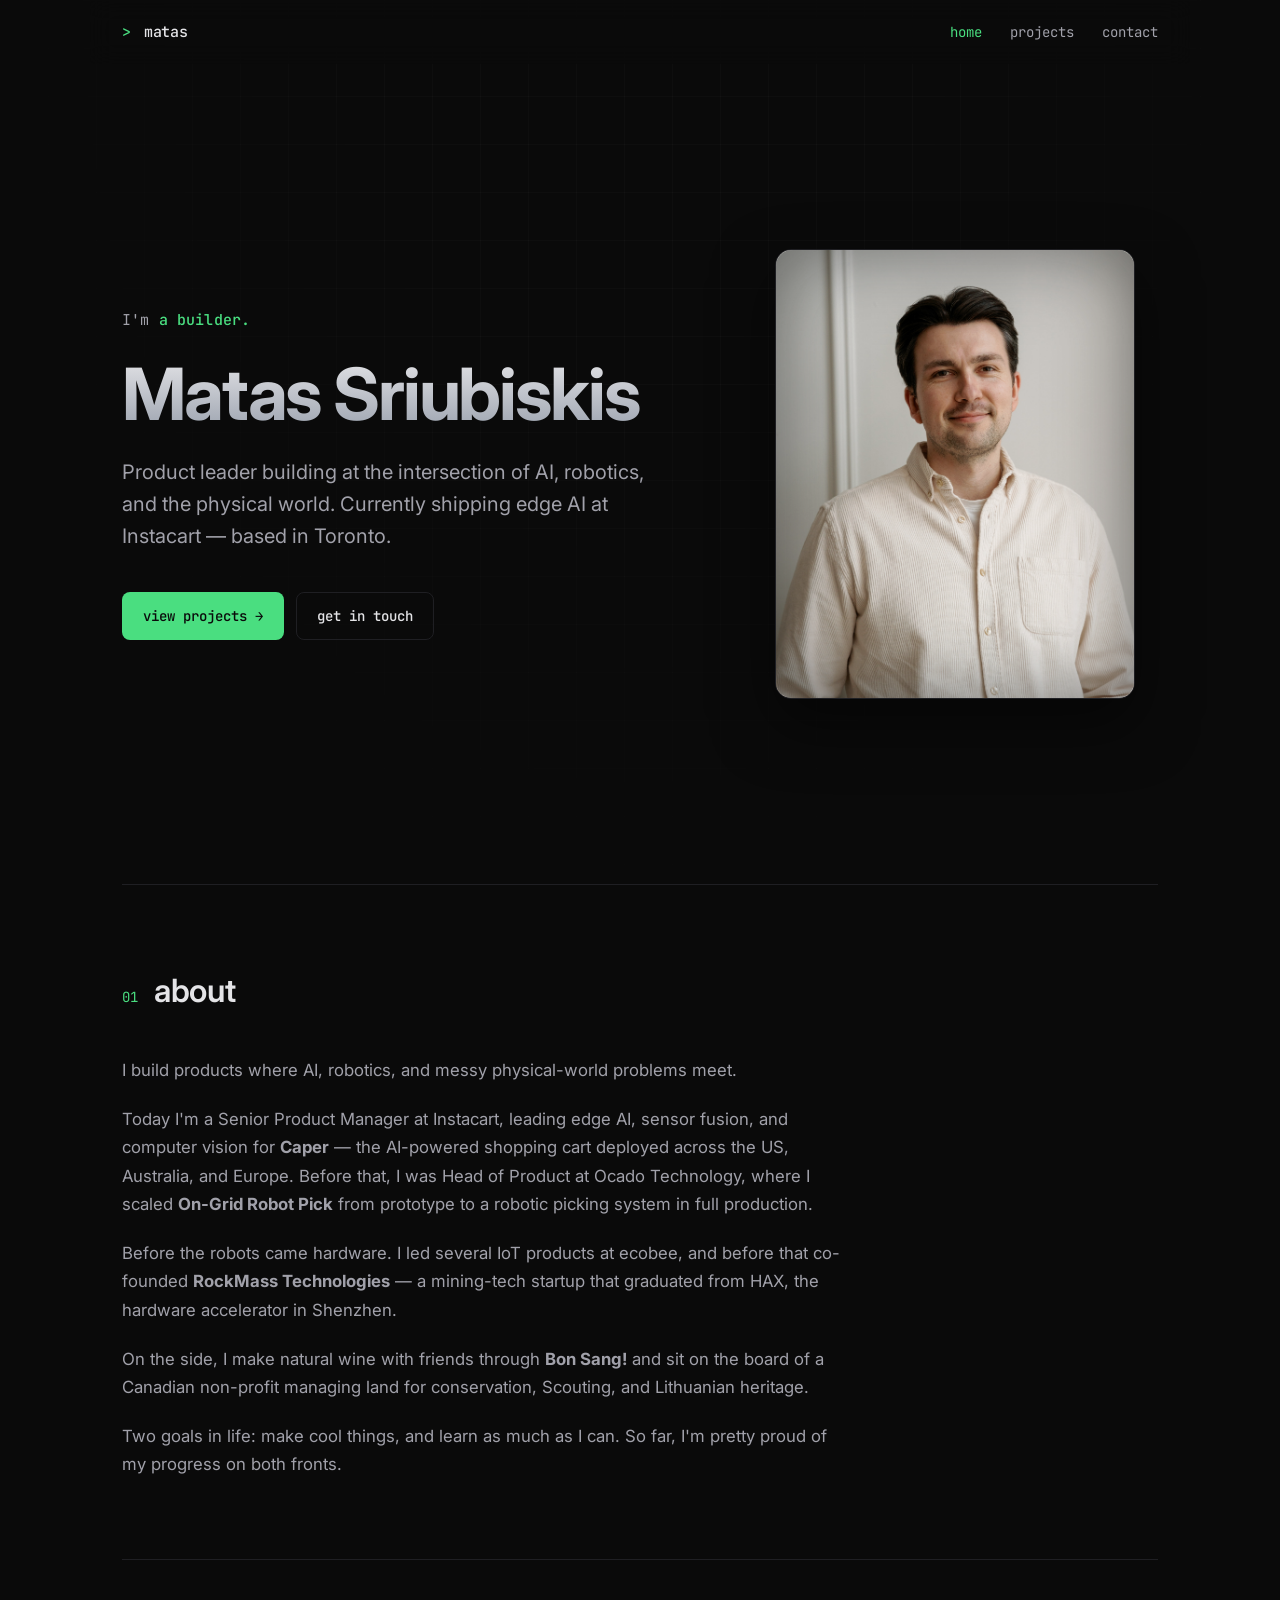
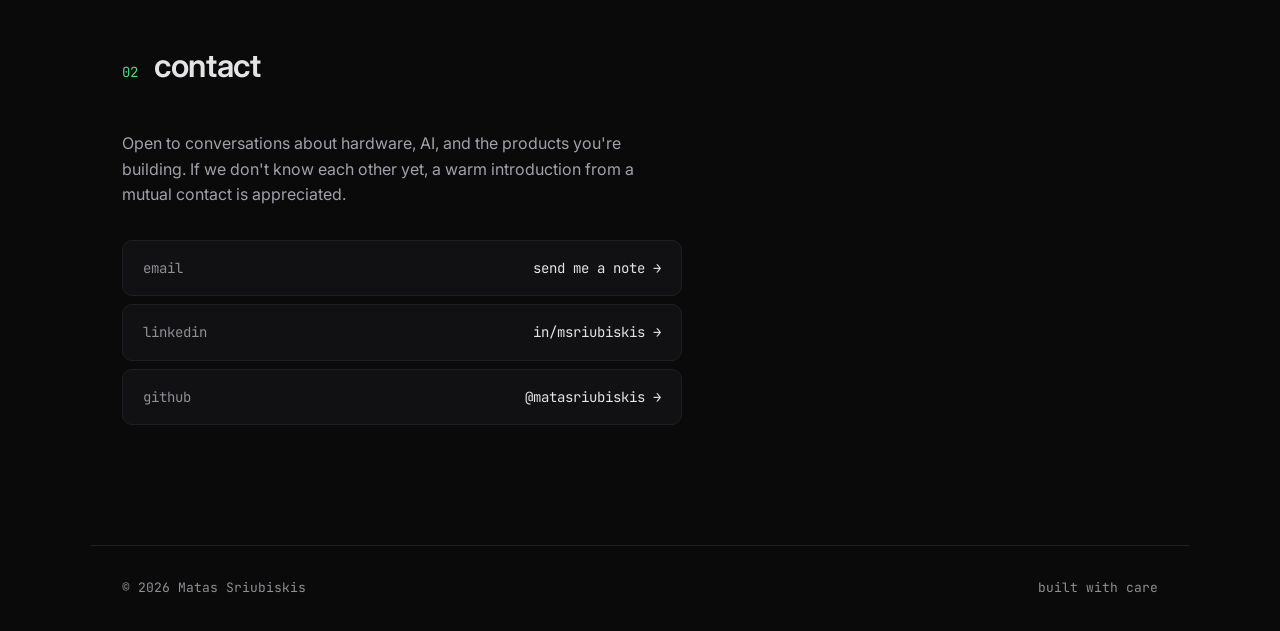
<file: index.html>
<!DOCTYPE html>
<html lang="en">
<head>
    <meta charset="UTF-8">
    <meta name="viewport" content="width=device-width, initial-scale=1.0">
    <title>Matas Sriubiskis</title>
    <meta name="description" content="Product leader building at the intersection of AI, robotics, and the physical world. Currently at Instacart.">
    <meta name="author" content="Matas Sriubiskis">
    <meta name="theme-color" content="#0a0a0a">
    <link rel="canonical" href="https://www.sriuba.me/">

    <!-- Favicon -->
    <link rel="icon" type="image/svg+xml" href="/favicon.svg">

    <!-- Open Graph / Facebook / LinkedIn -->
    <meta property="og:type" content="website">
    <meta property="og:url" content="https://www.sriuba.me/">
    <meta property="og:title" content="Matas Sriubiskis">
    <meta property="og:description" content="Product leader building at the intersection of AI, robotics, and the physical world. Currently at Instacart.">
    <meta property="og:image" content="https://www.sriuba.me/og-image.png">
    <meta property="og:image:width" content="1200">
    <meta property="og:image:height" content="630">
    <meta property="og:site_name" content="Matas Sriubiskis">

    <!-- Twitter -->
    <meta name="twitter:card" content="summary_large_image">
    <meta name="twitter:title" content="Matas Sriubiskis">
    <meta name="twitter:description" content="Product leader building at the intersection of AI, robotics, and the physical world. Currently at Instacart.">
    <meta name="twitter:image" content="https://www.sriuba.me/og-image.png">

    <!-- Fonts & styles -->
    <link rel="preconnect" href="https://fonts.googleapis.com">
    <link rel="preconnect" href="https://fonts.gstatic.com" crossorigin>
    <link href="https://fonts.googleapis.com/css2?family=Inter:wght@400;500;600;700&family=JetBrains+Mono:wght@400;500&display=swap" rel="stylesheet">
    <link rel="stylesheet" href="css/main.css">

    <!-- Analytics — GoatCounter (privacy-first, no cookies) -->
    <script data-goatcounter="https://sriuba.goatcounter.com/count" async src="//gc.zgo.at/count.js"></script>
</head>
<body>
    <div class="grid-bg" aria-hidden="true"></div>

    <header class="site-nav">
        <a href="index.html" class="logo"><span class="caret">&gt;</span> matas</a>
        <nav>
            <a href="index.html" class="active">home</a>
            <a href="projects.html">projects</a>
            <a href="#contact">contact</a>
        </nav>
    </header>

    <main>
        <section class="hero">
            <div class="hero-text">
                <p class="eyebrow-label" aria-hidden="true">I'm <span class="word-cycle" id="wordCycle">a builder.</span></p>
                <h1>Matas Sriubiskis</h1>
                <p class="tagline">Product leader building at the intersection of AI, robotics, and the physical world. Currently shipping edge AI at Instacart — based in Toronto.</p>
                <div class="cta-row">
                    <a href="projects.html" class="btn btn-primary">view projects <span aria-hidden="true">&rarr;</span></a>
                    <a href="#contact" class="btn btn-ghost">get in touch</a>
                </div>
            </div>
            <div class="hero-portrait">
                <div class="portrait-frame">
                    <img src="img/headshot.jpg" alt="Portrait of Matas Sriubiskis" loading="eager">
                </div>
            </div>
        </section>

        <section class="about" id="about">
            <div class="section-head">
                <span class="section-num">01</span>
                <h2>about</h2>
            </div>
            <div class="about-body">
                <p>I build products where AI, robotics, and messy physical-world problems meet.</p>
                <p>Today I'm a Senior Product Manager at Instacart, leading edge AI, sensor fusion, and computer vision for <strong>Caper</strong> — the AI-powered shopping cart deployed across the US, Australia, and Europe. Before that, I was Head of Product at Ocado Technology, where I scaled <strong>On-Grid Robot Pick</strong> from prototype to a robotic picking system in full production.</p>
                <p>Before the robots came hardware. I led several IoT products at ecobee, and before that co-founded <strong>RockMass Technologies</strong> — a mining-tech startup that graduated from HAX, the hardware accelerator in Shenzhen.</p>
                <p>On the side, I make natural wine with friends through <strong>Bon Sang!</strong> and sit on the board of a Canadian non-profit managing land for conservation, Scouting, and Lithuanian heritage.</p>
                <p>Two goals in life: make cool things, and learn as much as I can. So far, I'm pretty proud of my progress on both fronts.</p>
            </div>
        </section>

        <section class="contact" id="contact">
            <div class="section-head">
                <span class="section-num">02</span>
                <h2>contact</h2>
            </div>
            <p class="contact-lead">Open to conversations about hardware, AI, and the products you're building. If we don't know each other yet, a warm introduction from a mutual contact is appreciated.</p>
            <ul class="contact-list">
                <li>
                    <a id="emailLink" href="#" rel="nofollow">
                        <span class="contact-label">email</span>
                        <span class="contact-value">send me a note <span aria-hidden="true">&rarr;</span></span>
                    </a>
                </li>
                <li>
                    <a href="https://www.linkedin.com/in/msriubiskis/" target="_blank" rel="noopener">
                        <span class="contact-label">linkedin</span>
                        <span class="contact-value">in/msriubiskis <span aria-hidden="true">&rarr;</span></span>
                    </a>
                </li>
                <li>
                    <a href="https://github.com/matasriubiskis/" target="_blank" rel="noopener">
                        <span class="contact-label">github</span>
                        <span class="contact-value">@matasriubiskis <span aria-hidden="true">&rarr;</span></span>
                    </a>
                </li>
            </ul>
        </section>
    </main>

    <footer>
        <span>&copy; <span id="year"></span> Matas Sriubiskis</span>
        <span class="footer-meta">built with care</span>
    </footer>

    <script>
        document.getElementById('year').textContent = new Date().getFullYear();

        // Hero word cycle — respects prefers-reduced-motion
        (function () {
            const words = [
                'a builder.',
                'a founder.',
                'a tinkerer.',
                'a teacher.',
                'a vintner.',
                'a product leader.',
                'curious.'
            ];
            const el = document.getElementById('wordCycle');
            if (!el) return;
            const mql = window.matchMedia('(prefers-reduced-motion: reduce)');
            if (mql.matches) return; // user has asked for less motion; leave static

            let i = 0;
            setInterval(function () {
                i = (i + 1) % words.length;
                el.classList.add('is-changing');
                setTimeout(function () {
                    el.textContent = words[i];
                    el.classList.remove('is-changing');
                }, 320);
            }, 2400);
        })();

        // Obfuscated email — assembled on first interaction so scrapers
        // that don't run JS never see the address in page source.
        (function () {
            const link = document.getElementById('emailLink');
            if (!link) return;
            const user = ['msriubiskis'];
            const domain = ['gmail', 'com'];
            const assemble = function () {
                const addr = user.join('') + '@' + domain.join('.');
                if (!link.href || !link.href.startsWith('mailto:')) {
                    link.href = 'mailto:' + addr;
                }
            };
            link.addEventListener('mouseover', assemble, { once: false });
            link.addEventListener('focus', assemble, { once: false });
            link.addEventListener('touchstart', assemble, { once: false, passive: true });
            // Fallback: handle click even if none of the above fired (e.g. keyboard Enter on some browsers)
            link.addEventListener('click', function (e) {
                if (!link.href || !link.href.startsWith('mailto:')) {
                    e.preventDefault();
                    assemble();
                    window.location.href = link.href;
                }
            });
        })();
    </script>
</body>
</html>
</file>
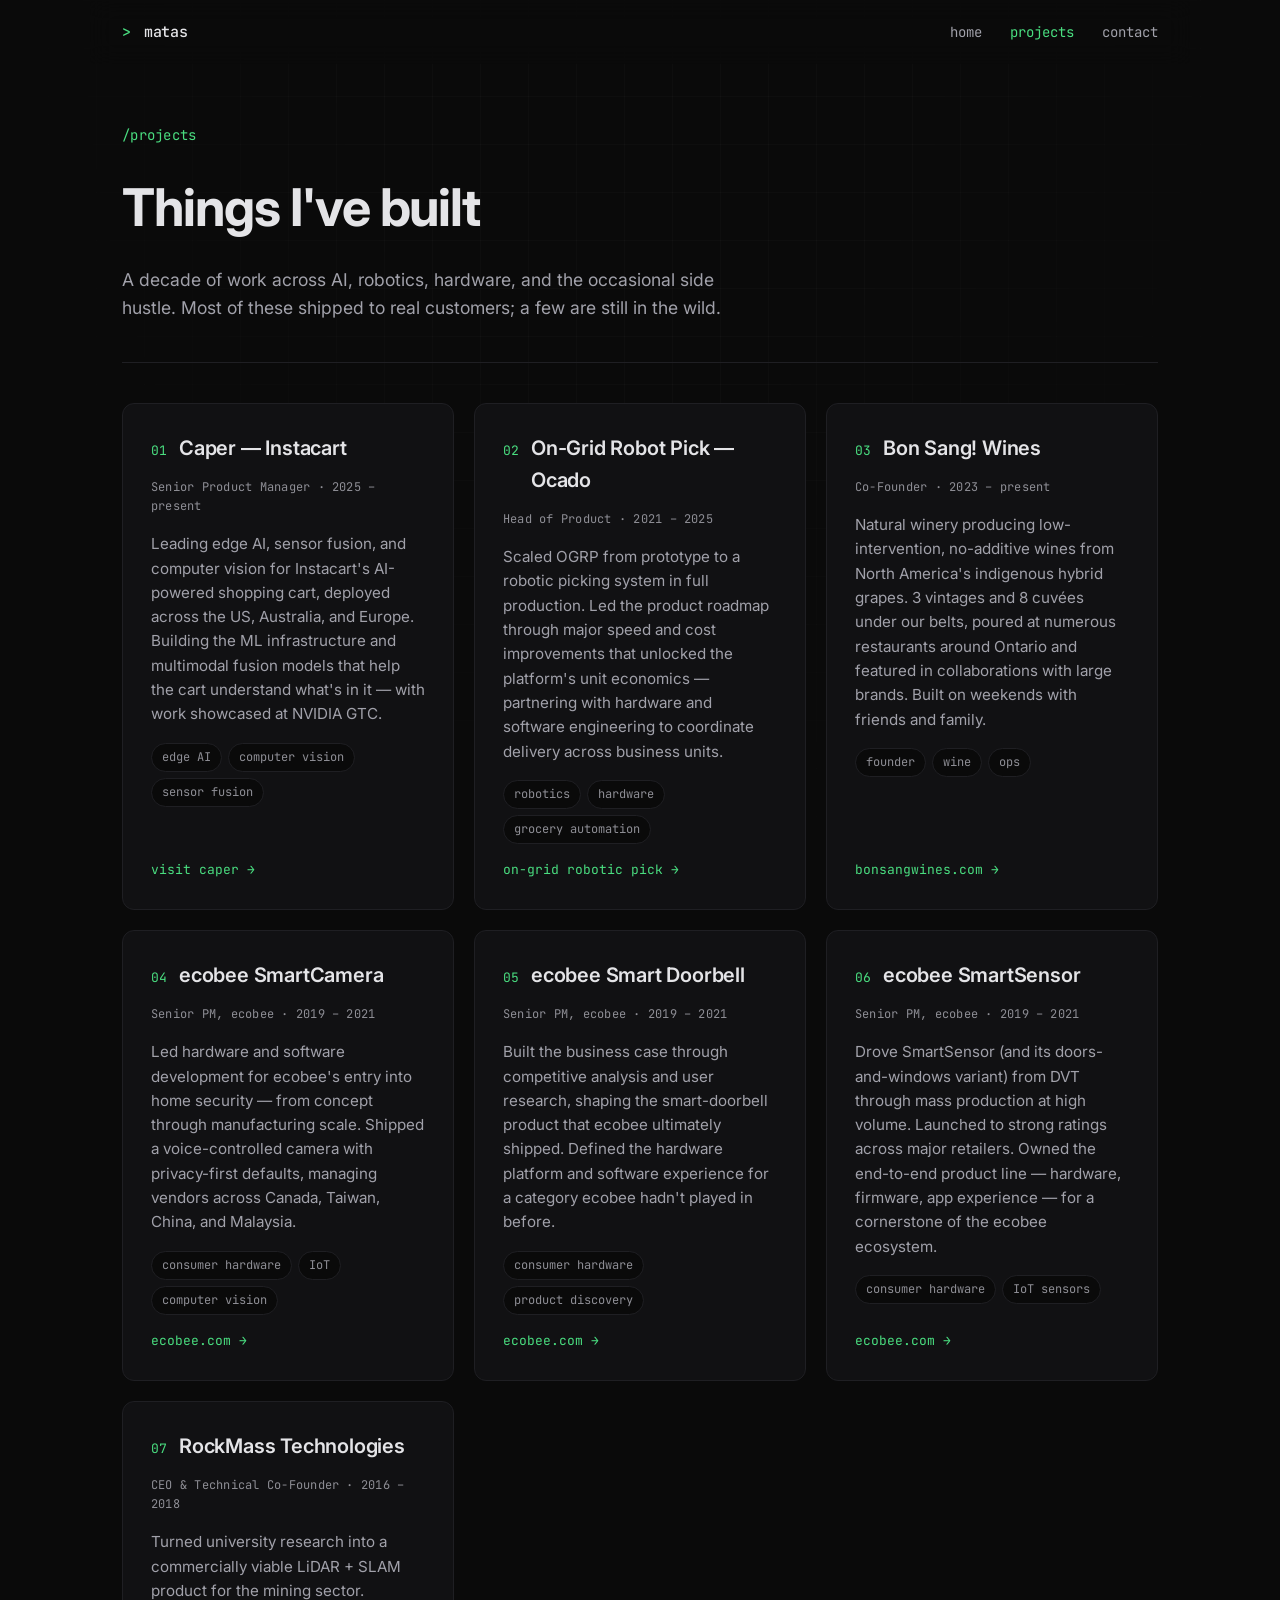
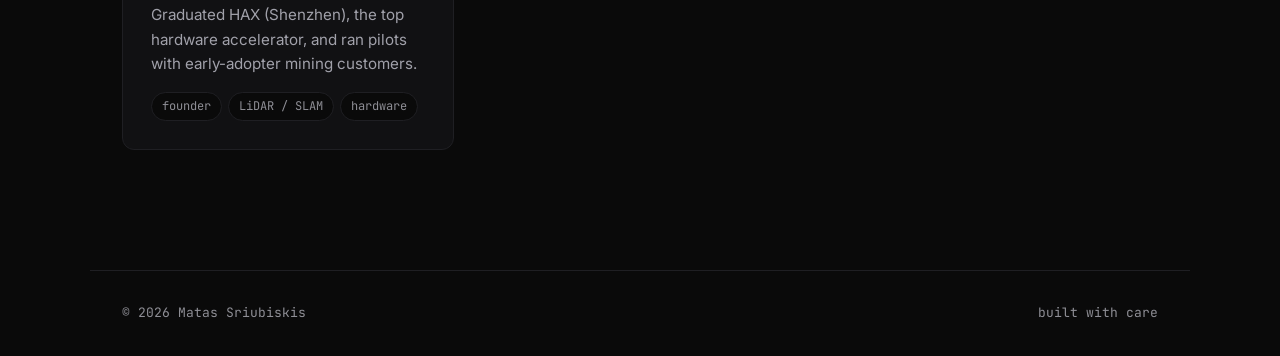
<file: projects.html>
<!DOCTYPE html>
<html lang="en">
<head>
    <meta charset="UTF-8">
    <meta name="viewport" content="width=device-width, initial-scale=1.0">
    <title>Projects — Matas Sriubiskis</title>
    <meta name="description" content="Selected projects by Matas Sriubiskis — AI, robotics, hardware, and the occasional winery.">
    <meta name="author" content="Matas Sriubiskis">
    <meta name="theme-color" content="#0a0a0a">
    <link rel="canonical" href="https://www.sriuba.me/projects.html">

    <!-- Favicon -->
    <link rel="icon" type="image/svg+xml" href="/favicon.svg">

    <!-- Open Graph / Facebook / LinkedIn -->
    <meta property="og:type" content="website">
    <meta property="og:url" content="https://www.sriuba.me/projects.html">
    <meta property="og:title" content="Projects — Matas Sriubiskis">
    <meta property="og:description" content="Selected projects — AI, robotics, hardware, and the occasional winery.">
    <meta property="og:image" content="https://www.sriuba.me/og-image.png">
    <meta property="og:image:width" content="1200">
    <meta property="og:image:height" content="630">
    <meta property="og:site_name" content="Matas Sriubiskis">

    <!-- Twitter -->
    <meta name="twitter:card" content="summary_large_image">
    <meta name="twitter:title" content="Projects — Matas Sriubiskis">
    <meta name="twitter:description" content="Selected projects — AI, robotics, hardware, and the occasional winery.">
    <meta name="twitter:image" content="https://www.sriuba.me/og-image.png">

    <!-- Fonts & styles -->
    <link rel="preconnect" href="https://fonts.googleapis.com">
    <link rel="preconnect" href="https://fonts.gstatic.com" crossorigin>
    <link href="https://fonts.googleapis.com/css2?family=Inter:wght@400;500;600;700&family=JetBrains+Mono:wght@400;500&display=swap" rel="stylesheet">
    <link rel="stylesheet" href="css/main.css">

    <!-- Analytics — GoatCounter (privacy-first, no cookies) -->
    <script data-goatcounter="https://sriuba.goatcounter.com/count" async src="//gc.zgo.at/count.js"></script>
</head>
<body>
    <div class="grid-bg" aria-hidden="true"></div>

    <header class="site-nav">
        <a href="index.html" class="logo"><span class="caret">&gt;</span> matas</a>
        <nav>
            <a href="index.html">home</a>
            <a href="projects.html" class="active">projects</a>
            <a href="index.html#contact">contact</a>
        </nav>
    </header>

    <main>
        <section class="page-hero">
            <p class="eyebrow">/projects</p>
            <h1>Things I've built</h1>
            <p class="page-lead">A decade of work across AI, robotics, hardware, and the occasional side hustle. Most of these shipped to real customers; a few are still in the wild.</p>
        </section>

        <section class="projects-grid" id="projects">
            <article class="project-card">
                <header>
                    <span class="card-num">01</span>
                    <h3>Caper — Instacart</h3>
                </header>
                <p class="project-meta">Senior Product Manager · 2025 – present</p>
                <p>Leading edge AI, sensor fusion, and computer vision for Instacart's AI-powered shopping cart, deployed across the US, Australia, and Europe. Building the ML infrastructure and multimodal fusion models that help the cart understand what's in it — with work showcased at NVIDIA GTC.</p>
                <ul class="tag-row">
                    <li>edge AI</li>
                    <li>computer vision</li>
                    <li>sensor fusion</li>
                </ul>
                <a href="https://www.instacart.com/company/caper/" target="_blank" rel="noopener" class="card-link">visit caper <span aria-hidden="true">&rarr;</span></a>
            </article>

            <article class="project-card">
                <header>
                    <span class="card-num">02</span>
                    <h3>On-Grid Robot Pick — Ocado</h3>
                </header>
                <p class="project-meta">Head of Product · 2021 – 2025</p>
                <p>Scaled OGRP from prototype to a robotic picking system in full production. Led the product roadmap through major speed and cost improvements that unlocked the platform's unit economics — partnering with hardware and software engineering to coordinate delivery across business units.</p>
                <ul class="tag-row">
                    <li>robotics</li>
                    <li>hardware</li>
                    <li>grocery automation</li>
                </ul>
                <a href="https://ocadointelligentautomation.com/systems/on-grid-robotic-pick" target="_blank" rel="noopener" class="card-link">on-grid robotic pick <span aria-hidden="true">&rarr;</span></a>
            </article>

            <article class="project-card">
                <header>
                    <span class="card-num">03</span>
                    <h3>Bon Sang! Wines</h3>
                </header>
                <p class="project-meta">Co-Founder · 2023 – present</p>
                <p>Natural winery producing low-intervention, no-additive wines from North America's indigenous hybrid grapes. 3 vintages and 8 cuvées under our belts, poured at numerous restaurants around Ontario and featured in collaborations with large brands. Built on weekends with friends and family.</p>
                <ul class="tag-row">
                    <li>founder</li>
                    <li>wine</li>
                    <li>ops</li>
                </ul>
                <a href="https://www.bonsangwines.com/#our-wines" target="_blank" rel="noopener" class="card-link">bonsangwines.com <span aria-hidden="true">&rarr;</span></a>
            </article>

            <article class="project-card">
                <header>
                    <span class="card-num">04</span>
                    <h3>ecobee SmartCamera</h3>
                </header>
                <p class="project-meta">Senior PM, ecobee · 2019 – 2021</p>
                <p>Led hardware and software development for ecobee's entry into home security — from concept through manufacturing scale. Shipped a voice-controlled camera with privacy-first defaults, managing vendors across Canada, Taiwan, China, and Malaysia.</p>
                <ul class="tag-row">
                    <li>consumer hardware</li>
                    <li>IoT</li>
                    <li>computer vision</li>
                </ul>
                <a href="https://www.ecobee.com/" target="_blank" rel="noopener" class="card-link">ecobee.com <span aria-hidden="true">&rarr;</span></a>
            </article>

            <article class="project-card">
                <header>
                    <span class="card-num">05</span>
                    <h3>ecobee Smart Doorbell</h3>
                </header>
                <p class="project-meta">Senior PM, ecobee · 2019 – 2021</p>
                <p>Built the business case through competitive analysis and user research, shaping the smart-doorbell product that ecobee ultimately shipped. Defined the hardware platform and software experience for a category ecobee hadn't played in before.</p>
                <ul class="tag-row">
                    <li>consumer hardware</li>
                    <li>product discovery</li>
                </ul>
                <a href="https://www.ecobee.com/" target="_blank" rel="noopener" class="card-link">ecobee.com <span aria-hidden="true">&rarr;</span></a>
            </article>

            <article class="project-card">
                <header>
                    <span class="card-num">06</span>
                    <h3>ecobee SmartSensor</h3>
                </header>
                <p class="project-meta">Senior PM, ecobee · 2019 – 2021</p>
                <p>Drove SmartSensor (and its doors-and-windows variant) from DVT through mass production at high volume. Launched to strong ratings across major retailers. Owned the end-to-end product line — hardware, firmware, app experience — for a cornerstone of the ecobee ecosystem.</p>
                <ul class="tag-row">
                    <li>consumer hardware</li>
                    <li>IoT sensors</li>
                </ul>
                <a href="https://www.ecobee.com/" target="_blank" rel="noopener" class="card-link">ecobee.com <span aria-hidden="true">&rarr;</span></a>
            </article>

            <article class="project-card">
                <header>
                    <span class="card-num">07</span>
                    <h3>RockMass Technologies</h3>
                </header>
                <p class="project-meta">CEO & Technical Co-Founder · 2016 – 2018</p>
                <p>Turned university research into a commercially viable LiDAR + SLAM product for the mining sector. Graduated HAX (Shenzhen), the top hardware accelerator, and ran pilots with early-adopter mining customers.</p>
                <ul class="tag-row">
                    <li>founder</li>
                    <li>LiDAR / SLAM</li>
                    <li>hardware</li>
                </ul>
            </article>
        </section>
    </main>

    <footer>
        <span>&copy; <span id="year"></span> Matas Sriubiskis</span>
        <span class="footer-meta">built with care</span>
    </footer>

    <script>
        document.getElementById('year').textContent = new Date().getFullYear();
    </script>
</body>
</html>
</file>
<file: css/main.css>
/* ----------------------------------------------------------
   Matas Sriubiskis — personal site
   Dark developer aesthetic · vanilla CSS
---------------------------------------------------------- */

*, *::before, *::after {
    box-sizing: border-box;
    margin: 0;
    padding: 0;
}

:root {
    --bg: #0a0a0a;
    --bg-elev: #111113;
    --border: #1f1f23;
    --border-hover: #2a2a30;
    --text: #e4e4e7;
    --text-muted: #a1a1aa;
    --text-dim: #8e8e95;       /* bumped from #71717a for WCAG AA contrast on small text */
    --accent: #4ade80;
    --accent-dim: #22c55e;
    --glow: rgba(74, 222, 128, 0.12);
    --focus: #86efac;

    --mono: 'JetBrains Mono', 'SF Mono', Menlo, Consolas, monospace;
    --sans: 'Inter', system-ui, -apple-system, 'Segoe UI', Roboto, sans-serif;
    --max: 1100px;
}

/* Focus styles — keyboard users get a clear indicator */
a:focus-visible,
button:focus-visible,
[tabindex]:focus-visible {
    outline: 2px solid var(--focus);
    outline-offset: 3px;
    border-radius: 4px;
}

/* Respect reduced-motion preference */
@media (prefers-reduced-motion: reduce) {
    *,
    *::before,
    *::after {
        animation-duration: 0.01ms !important;
        animation-iteration-count: 1 !important;
        transition-duration: 0.01ms !important;
        scroll-behavior: auto !important;
    }

    .word-cycle {
        transition: none !important;
    }
}

html {
    scroll-behavior: smooth;
}

body {
    background: var(--bg);
    color: var(--text);
    font-family: var(--sans);
    font-size: 16px;
    line-height: 1.6;
    min-height: 100vh;
    -webkit-font-smoothing: antialiased;
    -moz-osx-font-smoothing: grayscale;
    overflow-x: hidden;
}

::selection {
    background: var(--accent);
    color: var(--bg);
}

/* Subtle grid background */
.grid-bg {
    position: fixed;
    inset: 0;
    background-image:
        linear-gradient(rgba(255, 255, 255, 0.02) 1px, transparent 1px),
        linear-gradient(90deg, rgba(255, 255, 255, 0.02) 1px, transparent 1px);
    background-size: 48px 48px;
    z-index: -1;
    pointer-events: none;
    mask-image: radial-gradient(ellipse at 50% 0%, black 30%, transparent 75%);
    -webkit-mask-image: radial-gradient(ellipse at 50% 0%, black 30%, transparent 75%);
}

/* Navigation */
.site-nav {
    display: flex;
    justify-content: space-between;
    align-items: center;
    padding: 20px 32px;
    max-width: var(--max);
    margin: 0 auto;
    position: sticky;
    top: 0;
    background: rgba(10, 10, 10, 0.7);
    backdrop-filter: blur(12px);
    -webkit-backdrop-filter: blur(12px);
    z-index: 10;
}

.logo {
    font-family: var(--mono);
    font-size: 15px;
    color: var(--text);
    text-decoration: none;
    font-weight: 500;
    letter-spacing: -0.01em;
}

.logo .caret {
    color: var(--accent);
    margin-right: 4px;
}

.site-nav nav {
    display: flex;
    gap: 28px;
    font-family: var(--mono);
    font-size: 14px;
}

.site-nav nav a {
    color: var(--text-muted);
    text-decoration: none;
    transition: color 0.15s;
}

.site-nav nav a:hover,
.site-nav nav a.active {
    color: var(--accent);
}

/* Layout */
main {
    max-width: var(--max);
    margin: 0 auto;
    padding: 0 32px;
}

section {
    padding: 80px 0;
    border-top: 1px solid var(--border);
}

.section-head {
    display: flex;
    align-items: baseline;
    gap: 16px;
    margin-bottom: 40px;
}

.section-num {
    font-family: var(--mono);
    color: var(--accent);
    font-size: 14px;
}

.section-head h2 {
    font-size: 2rem;
    font-weight: 600;
    letter-spacing: -0.01em;
}

/* Eyebrow (monospace callout) */
.eyebrow {
    font-family: var(--mono);
    color: var(--accent);
    font-size: 14px;
    margin-bottom: 20px;
    letter-spacing: 0.02em;
}

/* Hero */
.hero {
    min-height: calc(100vh - 80px);
    display: grid;
    grid-template-columns: 1.4fr 1fr;
    gap: 64px;
    align-items: center;
    padding: 60px 0;
    border-top: none;
}

.hero-text {
    max-width: 620px;
}

.hero h1 {
    font-size: clamp(2.5rem, 6vw, 4.5rem);
    font-weight: 700;
    letter-spacing: -0.03em;
    line-height: 1.05;
    margin-bottom: 24px;
    background: linear-gradient(180deg, var(--text) 0%, #9ca3af 100%);
    -webkit-background-clip: text;
    background-clip: text;
    color: transparent;
}

.tagline {
    font-size: clamp(1.05rem, 2vw, 1.25rem);
    color: var(--text-muted);
    max-width: 560px;
    margin-bottom: 40px;
}

/* Animated word cycle */
.eyebrow-label {
    font-family: var(--mono);
    color: var(--text-muted);
    font-size: 15px;
    margin-bottom: 24px;
    letter-spacing: 0.01em;
}

.word-cycle {
    color: var(--accent);
    display: inline-block;
    min-width: 170px;
    opacity: 1;
    transform: translateY(0);
    transition: opacity 0.3s ease, transform 0.3s ease;
    font-weight: 500;
}

.word-cycle.is-changing {
    opacity: 0;
    transform: translateY(-6px);
}

/* Hero portrait */
.hero-portrait {
    display: flex;
    justify-content: center;
    align-items: center;
}

.portrait-frame {
    position: relative;
    width: 100%;
    max-width: 360px;
    aspect-ratio: 4 / 5;
    border-radius: 16px;
    overflow: hidden;
    border: 1px solid var(--border);
    background: var(--bg-elev);
    box-shadow: 0 24px 60px rgba(0, 0, 0, 0.5);
    transition: border-color 0.3s, transform 0.3s;
}

.portrait-frame::after {
    content: "";
    position: absolute;
    inset: 0;
    border-radius: inherit;
    box-shadow: inset 0 0 80px rgba(10, 10, 10, 0.5);
    pointer-events: none;
}

.portrait-frame:hover {
    border-color: var(--accent);
    transform: translateY(-2px);
}

.portrait-frame img {
    width: 100%;
    height: 100%;
    object-fit: cover;
    display: block;
    filter: saturate(0.9) contrast(1.02);
}

.cta-row {
    display: flex;
    gap: 12px;
    flex-wrap: wrap;
}

.btn {
    display: inline-flex;
    align-items: center;
    gap: 8px;
    padding: 12px 20px;
    border-radius: 8px;
    font-family: var(--mono);
    font-size: 14px;
    font-weight: 500;
    text-decoration: none;
    transition: all 0.2s;
    border: 1px solid transparent;
    cursor: pointer;
}

.btn-primary {
    background: var(--accent);
    color: #0a0a0a;
}

.btn-primary:hover {
    background: var(--accent-dim);
    transform: translateY(-1px);
    box-shadow: 0 8px 24px var(--glow);
}

.btn-ghost {
    color: var(--text);
    border-color: var(--border);
}

.btn-ghost:hover {
    border-color: var(--accent);
    color: var(--accent);
}

/* About */
.about-body {
    max-width: 720px;
    display: flex;
    flex-direction: column;
    gap: 20px;
    color: var(--text-muted);
    font-size: 1.05rem;
}

.about-body p {
    line-height: 1.7;
}

/* Contact */
.contact-lead {
    color: var(--text-muted);
    margin-bottom: 32px;
    max-width: 560px;
}

.contact-list {
    list-style: none;
    display: flex;
    flex-direction: column;
    gap: 8px;
    max-width: 560px;
}

.contact-list a {
    display: flex;
    justify-content: space-between;
    align-items: center;
    padding: 16px 20px;
    border: 1px solid var(--border);
    border-radius: 10px;
    text-decoration: none;
    color: var(--text);
    transition: all 0.2s;
    font-family: var(--mono);
    font-size: 14px;
    background: var(--bg-elev);
}

.contact-list a:hover {
    border-color: var(--accent);
    color: var(--accent);
    background: rgba(74, 222, 128, 0.04);
    transform: translateX(2px);
}

.contact-label {
    color: var(--text-dim);
}

/* Projects page hero */
.page-hero {
    padding: 60px 0 40px;
    border-top: none;
}

.page-hero h1 {
    font-size: clamp(2rem, 5vw, 3.25rem);
    font-weight: 700;
    letter-spacing: -0.02em;
    margin-bottom: 16px;
}

.page-lead {
    color: var(--text-muted);
    max-width: 620px;
    font-size: 1.1rem;
}

/* Projects grid */
.projects-grid {
    display: grid;
    grid-template-columns: repeat(auto-fit, minmax(300px, 1fr));
    gap: 20px;
    padding-top: 40px;
}

.project-card {
    background: var(--bg-elev);
    border: 1px solid var(--border);
    border-radius: 12px;
    padding: 28px;
    transition: all 0.25s;
    display: flex;
    flex-direction: column;
    gap: 16px;
}

.project-card:hover {
    border-color: var(--accent);
    transform: translateY(-2px);
    box-shadow: 0 12px 32px rgba(0, 0, 0, 0.4), 0 0 0 1px var(--glow);
}

.project-card header {
    display: flex;
    align-items: baseline;
    gap: 12px;
    margin-bottom: 4px;
    padding: 0;
    background: none;
    backdrop-filter: none;
    max-width: none;
    position: static;
}

.card-num {
    font-family: var(--mono);
    color: var(--accent);
    font-size: 13px;
}

.project-card h3 {
    font-size: 1.25rem;
    font-weight: 600;
    letter-spacing: -0.01em;
}

.project-card p {
    color: var(--text-muted);
    font-size: 0.95rem;
    line-height: 1.6;
}

.project-meta {
    font-family: var(--mono);
    font-size: 12px !important;
    color: var(--text-dim) !important;
    margin-top: -6px;
    letter-spacing: 0.02em;
}

.tag-row {
    list-style: none;
    display: flex;
    flex-wrap: wrap;
    gap: 6px;
}

.tag-row li {
    font-family: var(--mono);
    font-size: 12px;
    color: var(--text-dim);
    padding: 4px 10px;
    border: 1px solid var(--border);
    border-radius: 100px;
    background: var(--bg);
}

.card-link {
    font-family: var(--mono);
    font-size: 13px;
    color: var(--accent);
    text-decoration: none;
    margin-top: auto;
    align-self: flex-start;
    transition: gap 0.2s;
}

.card-link:hover {
    text-decoration: underline;
}

/* 404 page */
.error-page {
    min-height: calc(100vh - 180px);
    display: flex;
    flex-direction: column;
    justify-content: center;
    padding: 80px 0;
    border-top: none;
    max-width: 680px;
}

.error-page h1 {
    font-size: clamp(2rem, 5vw, 3.25rem);
    font-weight: 700;
    letter-spacing: -0.02em;
    margin-bottom: 20px;
    line-height: 1.1;
}

.error-lead {
    color: var(--text-muted);
    font-size: 1.1rem;
    margin-bottom: 36px;
    line-height: 1.6;
}

/* Footer */
footer {
    max-width: var(--max);
    margin: 40px auto 0;
    padding: 32px;
    border-top: 1px solid var(--border);
    display: flex;
    justify-content: space-between;
    color: var(--text-dim);
    font-family: var(--mono);
    font-size: 13px;
}

/* Responsive */
@media (max-width: 860px) {
    .hero {
        grid-template-columns: 1fr;
        gap: 40px;
        min-height: auto;
    }

    .hero-portrait {
        order: -1;
        justify-content: flex-start;
    }

    .portrait-frame {
        max-width: 280px;
    }
}

@media (max-width: 640px) {
    .site-nav {
        padding: 16px 20px;
    }

    .site-nav nav {
        gap: 18px;
    }

    .word-cycle {
        min-width: 150px;
    }

    main {
        padding: 0 20px;
    }

    section {
        padding: 60px 0;
    }

    .hero {
        padding: 40px 0;
    }

    .cta-row {
        flex-direction: column;
        align-items: stretch;
    }

    .btn {
        justify-content: center;
    }

    footer {
        flex-direction: column;
        gap: 12px;
        text-align: center;
        padding: 24px 20px;
    }
}

/* Extra-narrow phones (iPhone SE-era) */
@media (max-width: 400px) {
    .site-nav {
        padding: 14px 16px;
    }

    .site-nav nav {
        gap: 14px;
        font-size: 13px;
    }

    .logo {
        font-size: 14px;
    }

    main {
        padding: 0 16px;
    }
}
</file>
